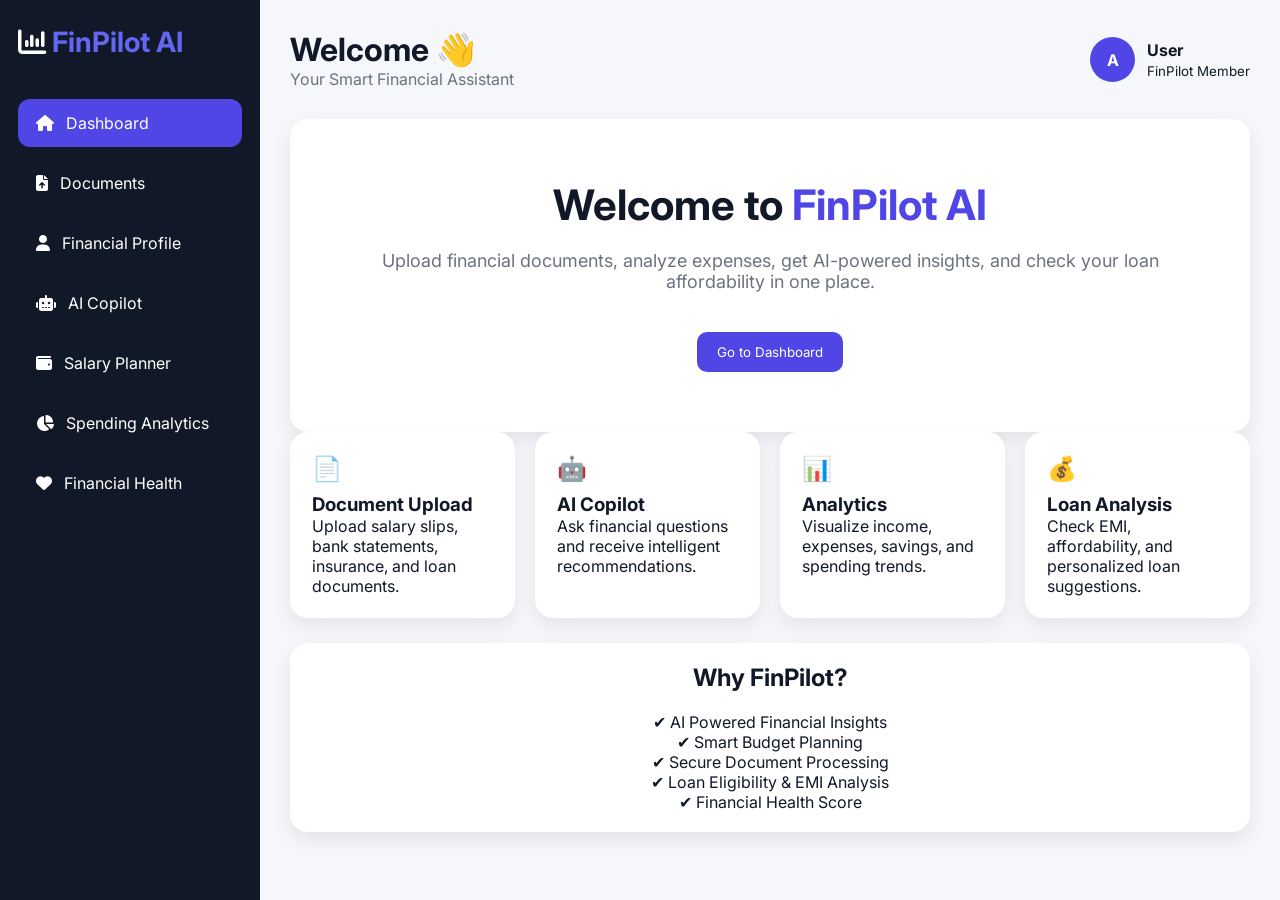
<file: index.html>
<!DOCTYPE html>
<html lang="en">
<head>
    <meta charset="UTF-8">
    <meta name="viewport" content="width=device-width, initial-scale=1.0">
    <title>FinPilot AI</title>

    <link rel="stylesheet" href="style.css">

    <!-- Font Awesome Icons -->
    <link rel="stylesheet"
    href="https://cdnjs.cloudflare.com/ajax/libs/font-awesome/6.5.1/css/all.min.css">
</head>

<body>

<div class="container">

    <!-- Sidebar -->
    <aside class="sidebar">

        <div class="logo">
            <i class="fa-solid fa-chart-column"></i>
            <span>FinPilot AI</span>
        </div>

        <ul class="menu">

            <li>
                <a href="pages/dashboard.html" class="active">
                    <i class="fa-solid fa-house"></i>
                    <span>Dashboard</span>
                </a>
            </li>

            <li>
                <a href="pages/upload.html">
                    <i class="fa-solid fa-file-arrow-up"></i>
                    <span>Documents</span>
                </a>
            </li>

            <li>
                <a href="pages/profile.html">
                    <i class="fa-solid fa-user"></i>
                    <span>Financial Profile</span>
                </a>
            </li>

            <li>
                <a href="pages/copilot.html">
                    <i class="fa-solid fa-robot"></i>
                    <span>AI Copilot</span>
                </a>
            </li>

            <li>
                <a href="pages/processing.html">
                    <i class="fa-solid fa-wallet"></i>
                    <span>Salary Planner</span>
                </a>
            </li>

            <li>
                <a href="pages/analytics.html">
                    <i class="fa-solid fa-chart-pie"></i>
                    <span>Spending Analytics</span>
                </a>
            </li>

            <li>
                <a href="pages/result.html">
                    <i class="fa-solid fa-heart"></i>
                    <span>Financial Health</span>
                </a>
            </li>

        </ul>

    </aside>

    <!-- Main Content -->
    <main class="main">

        <!-- Header -->
        <div class="header">

            <div>
                <h1>Welcome 👋</h1>
                <p>Your Smart Financial Assistant</p>
            </div>

            <div class="profile">
                <div class="avatar">A</div>
                <div>
                    <strong>User</strong><br>
                    <small>FinPilot Member</small>
                </div>
            </div>

        </div>

        <!-- Hero Section -->
        <div class="section" style="text-align:center;padding:60px;">

            <h1 style="font-size:42px;margin-bottom:20px;">
                Welcome to <span style="color:#4F46E5;">FinPilot AI</span>
            </h1>

            <p style="font-size:18px;color:#6b7280;margin-bottom:40px;">
                Upload financial documents, analyze expenses, get AI-powered insights,
                and check your loan affordability in one place.
            </p>

            <a href="pages/dashboard.html">
                <button class="btn">
                    Go to Dashboard
                </button>
            </a>

        </div>

        <!-- Features -->
        <div class="cards">

            <div class="card">
                <h2>📄</h2>
                <h3>Document Upload</h3>
                <p>Upload salary slips, bank statements, insurance, and loan documents.</p>
            </div>

            <div class="card">
                <h2>🤖</h2>
                <h3>AI Copilot</h3>
                <p>Ask financial questions and receive intelligent recommendations.</p>
            </div>

            <div class="card">
                <h2>📊</h2>
                <h3>Analytics</h3>
                <p>Visualize income, expenses, savings, and spending trends.</p>
            </div>

            <div class="card">
                <h2>💰</h2>
                <h3>Loan Analysis</h3>
                <p>Check EMI, affordability, and personalized loan suggestions.</p>
            </div>

        </div>

        <!-- Footer -->
        <div class="section" style="text-align:center;">

            <h2>Why FinPilot?</h2>

            <br>

            <p>
                ✔ AI Powered Financial Insights
            </p>

            <p>
                ✔ Smart Budget Planning
            </p>

            <p>
                ✔ Secure Document Processing
            </p>

            <p>
                ✔ Loan Eligibility & EMI Analysis
            </p>

            <p>
                ✔ Financial Health Score
            </p>

        </div>

    </main>

</div>

<script src="script.js"></script>

</body>
</html>
</file>
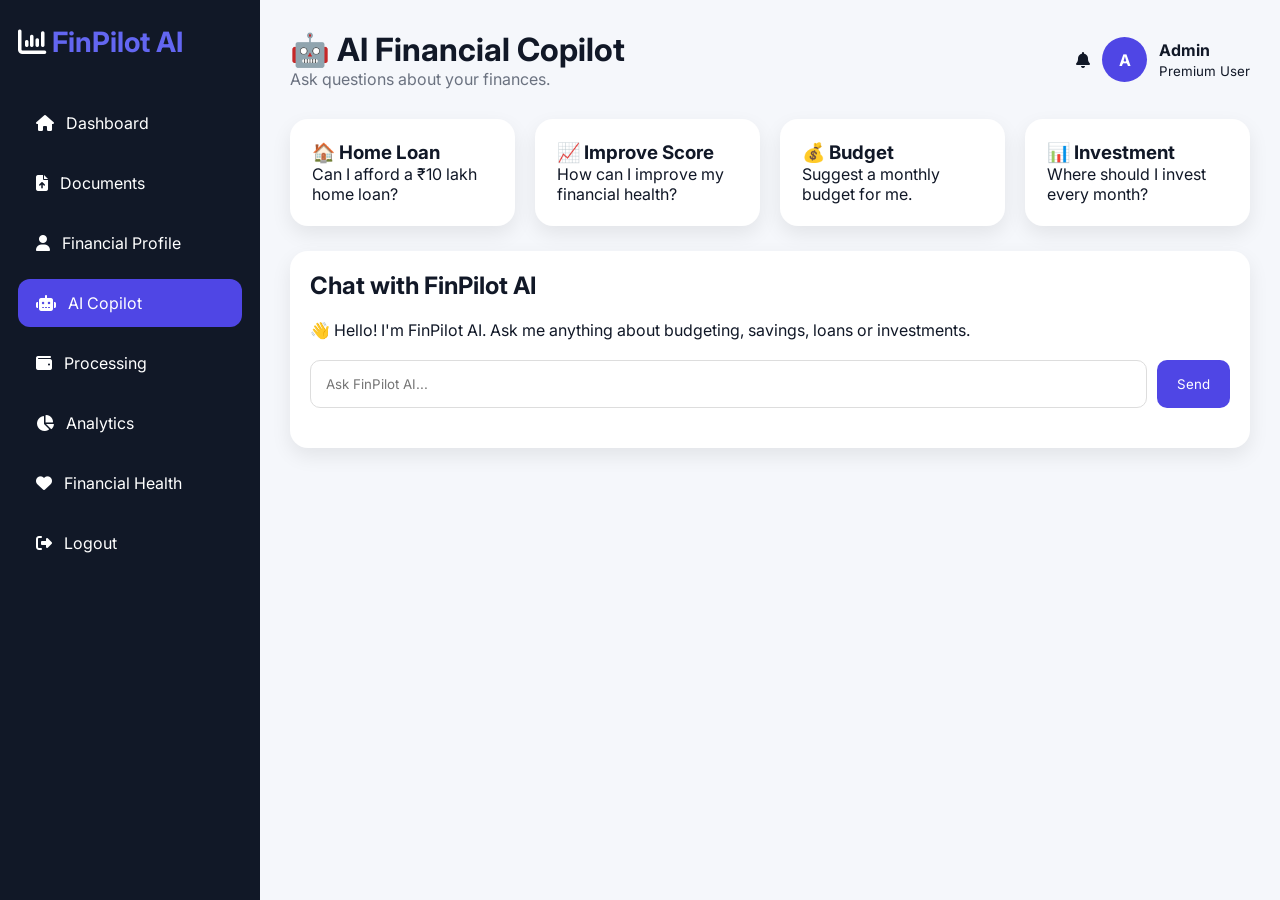
<file: pages/copilot.html>
<!DOCTYPE html>
<html lang="en">
<head>
    <meta charset="UTF-8">
    <meta name="viewport" content="width=device-width, initial-scale=1.0">
    <title>AI Copilot</title>

    <link rel="stylesheet" href="../style.css">

    <link rel="stylesheet"
    href="https://cdnjs.cloudflare.com/ajax/libs/font-awesome/6.5.1/css/all.min.css">
</head>

<body>

<div class="container">

    <!-- Sidebar -->

    <aside class="sidebar">

        <div class="logo">
            <i class="fa-solid fa-chart-column"></i>
            <span>FinPilot AI</span>
        </div>

        <ul class="menu">

            <li><a href="dashboard.html"><i class="fa-solid fa-house"></i> Dashboard</a></li>

            <li><a href="upload.html"><i class="fa-solid fa-file-arrow-up"></i> Documents</a></li>

            <li><a href="profile.html"><i class="fa-solid fa-user"></i> Financial Profile</a></li>

            <li><a href="copilot.html" class="active"><i class="fa-solid fa-robot"></i> AI Copilot</a></li>

            <li><a href="processing.html"><i class="fa-solid fa-wallet"></i> Processing</a></li>

            <li><a href="analytics.html"><i class="fa-solid fa-chart-pie"></i> Analytics</a></li>

            <li><a href="result.html"><i class="fa-solid fa-heart"></i> Financial Health</a></li>

            <li><a href="../index.html"><i class="fa-solid fa-right-from-bracket"></i> Logout</a></li>

        </ul>

    </aside>

    <!-- Main -->

    <main class="main">

        <div class="header">

            <div>
                <h1>🤖 AI Financial Copilot</h1>
                <p>Ask questions about your finances.</p>
            </div>

            <div class="profile">

                <i class="fa-solid fa-bell notification-bell"></i>

                <div class="avatar">A</div>

                <div>
                    <strong>Admin</strong><br>
                    <small>Premium User</small>
                </div>

            </div>

        </div>

        <!-- Suggestion Cards -->

        <div class="cards">

            <div class="card">
                <h3>🏠 Home Loan</h3>
                <p>Can I afford a ₹10 lakh home loan?</p>
            </div>

            <div class="card">
                <h3>📈 Improve Score</h3>
                <p>How can I improve my financial health?</p>
            </div>

            <div class="card">
                <h3>💰 Budget</h3>
                <p>Suggest a monthly budget for me.</p>
            </div>

            <div class="card">
                <h3>📊 Investment</h3>
                <p>Where should I invest every month?</p>
            </div>

        </div>

        <!-- Chat -->

        <div class="section">

            <h2>Chat with FinPilot AI</h2>

            <br>

            <div class="chat-box">

                <div class="ai-message">
                    👋 Hello! I'm FinPilot AI. Ask me anything about budgeting, savings, loans or investments.
                </div>

                <br>

                <div style="display:flex;gap:10px;">

                    <input
                    type="text"
                    id="userInput"
                    placeholder="Ask FinPilot AI..."
                    style="flex:1;padding:15px;border-radius:10px;border:1px solid #ddd;">

                    <button class="btn" onclick="sendMessage()">
                        Send
                    </button>

                </div>

                <br>

                <div id="reply" class="ai-message" style="display:none;"></div>

            </div>

        </div>

    </main>

</div>

<script>

function sendMessage(){

let input=document.getElementById("userInput").value;

let reply=document.getElementById("reply");

if(input.trim()==""){

alert("Please enter a question.");

return;

}

reply.style.display="block";

reply.innerHTML=
"🤖 <b>FinPilot AI</b><br><br>" +

"You asked:<br><b>"+input+"</b><br><br>" +

"Suggestion:<br>" +

"• Save at least 30% of your salary.<br>" +

"• Build an emergency fund.<br>" +

"• Invest monthly through SIPs.<br>" +

"• Keep your credit score above 750.";

document.getElementById("userInput").value="";

}

</script>

</body>
</html>
</file>
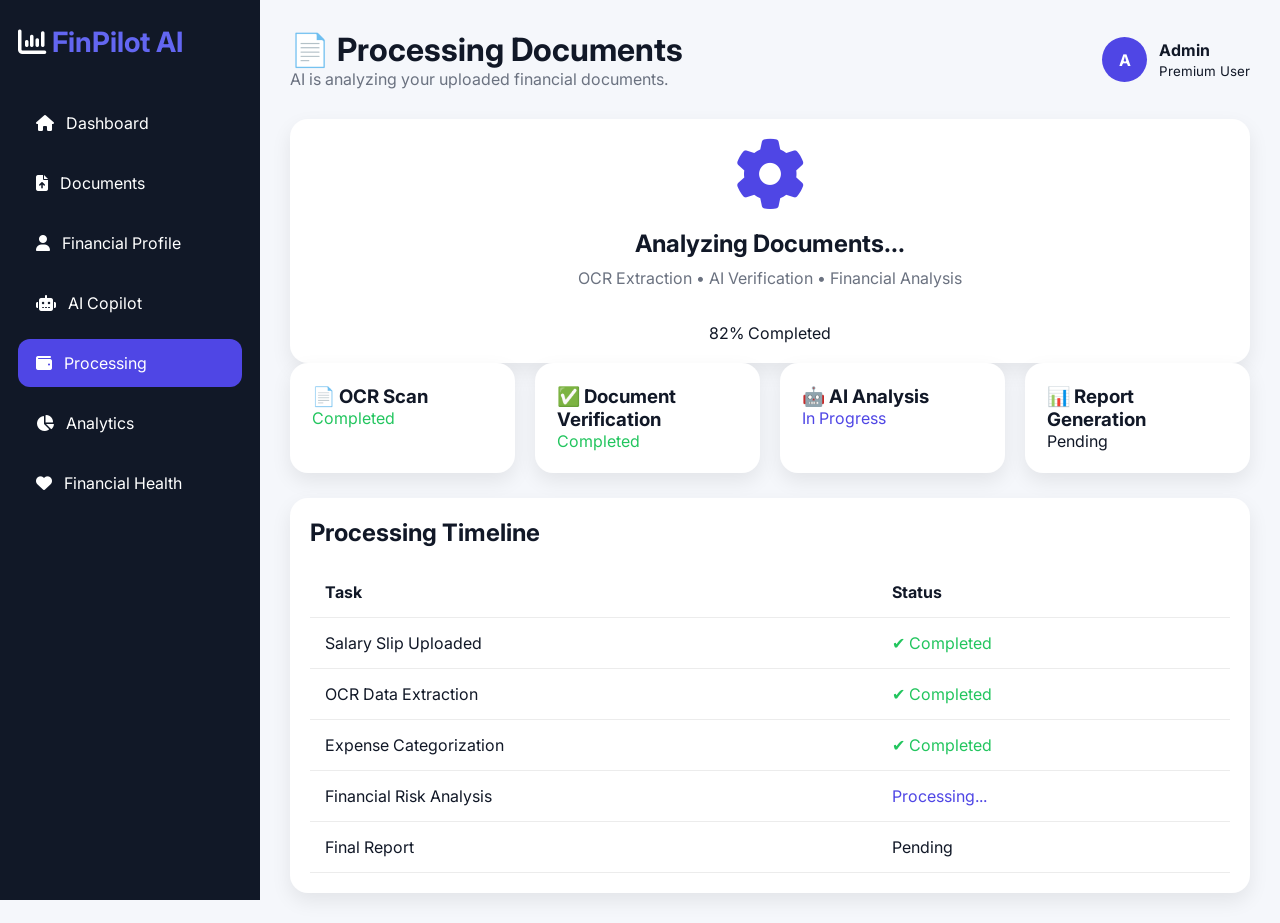
<file: pages/processing.html>
<!DOCTYPE html>
<html lang="en">

<head>

<meta charset="UTF-8">
<meta name="viewport" content="width=device-width, initial-scale=1.0">

<title>Document Processing</title>

<link rel="stylesheet" href="../style.css">

<link rel="stylesheet"
href="https://cdnjs.cloudflare.com/ajax/libs/font-awesome/6.5.1/css/all.min.css">

</head>

<body>

<div class="container">

<!-- Sidebar -->

<aside class="sidebar">

<div class="logo">
<i class="fa-solid fa-chart-column"></i>
<span>FinPilot AI</span>
</div>

<ul class="menu">

<li><a href="dashboard.html"><i class="fa-solid fa-house"></i><span>Dashboard</span></a></li>

<li><a href="upload.html"><i class="fa-solid fa-file-arrow-up"></i><span>Documents</span></a></li>

<li><a href="profile.html"><i class="fa-solid fa-user"></i><span>Financial Profile</span></a></li>

<li><a href="copilot.html"><i class="fa-solid fa-robot"></i><span>AI Copilot</span></a></li>

<li><a href="processing.html" class="active"><i class="fa-solid fa-wallet"></i><span>Processing</span></a></li>

<li><a href="analytics.html"><i class="fa-solid fa-chart-pie"></i><span>Analytics</span></a></li>

<li><a href="result.html"><i class="fa-solid fa-heart"></i><span>Financial Health</span></a></li>

</ul>

</aside>

<!-- Main -->

<main class="main">

<div class="header">

<div>

<h1>📄 Processing Documents</h1>

<p>AI is analyzing your uploaded financial documents.</p>

</div>

<div class="profile">

<div class="avatar">A</div>

<div>

<strong>Admin</strong><br>

<small>Premium User</small>

</div>

</div>

</div>

<!-- Processing Card -->

<div class="section" style="text-align:center;">

<i class="fa-solid fa-gear fa-spin"
style="font-size:70px;color:#4F46E5;"></i>

<h2 style="margin-top:20px;">
Analyzing Documents...
</h2>

<p style="margin-top:10px;color:#6b7280;">
OCR Extraction • AI Verification • Financial Analysis
</p>

<br>

<div class="progress-bar">

<div class="progress-fill" id="progressFill"></div>

</div>

<p id="progressText" style="margin-top:15px;">
70% Completed
</p>

</div>

<!-- Processing Steps -->

<div class="cards">

<div class="card">

<h3>📄 OCR Scan</h3>

<p class="green">Completed</p>

</div>

<div class="card">

<h3>✅ Document Verification</h3>

<p class="green">Completed</p>

</div>

<div class="card">

<h3>🤖 AI Analysis</h3>

<p class="blue">In Progress</p>

</div>

<div class="card">

<h3>📊 Report Generation</h3>

<p>Pending</p>

</div>

</div>

<!-- Timeline -->

<div class="section">

<h2>Processing Timeline</h2>

<br>

<table>

<tr>
<th>Task</th>
<th>Status</th>
</tr>

<tr>
<td>Salary Slip Uploaded</td>
<td class="green">✔ Completed</td>
</tr>

<tr>
<td>OCR Data Extraction</td>
<td class="green">✔ Completed</td>
</tr>

<tr>
<td>Expense Categorization</td>
<td class="green">✔ Completed</td>
</tr>

<tr>
<td>Financial Risk Analysis</td>
<td class="blue">Processing...</td>
</tr>

<tr>
<td>Final Report</td>
<td>Pending</td>
</tr>

</table>

</div>

</main>

</div>

<script>

let progress = 70;

let fill = document.getElementById("progressFill");

let text = document.getElementById("progressText");

setInterval(function(){

if(progress < 100){

progress++;

fill.style.width = progress + "%";

text.innerHTML = progress + "% Completed";

}

},120);

</script>

</body>

</html>
</file>
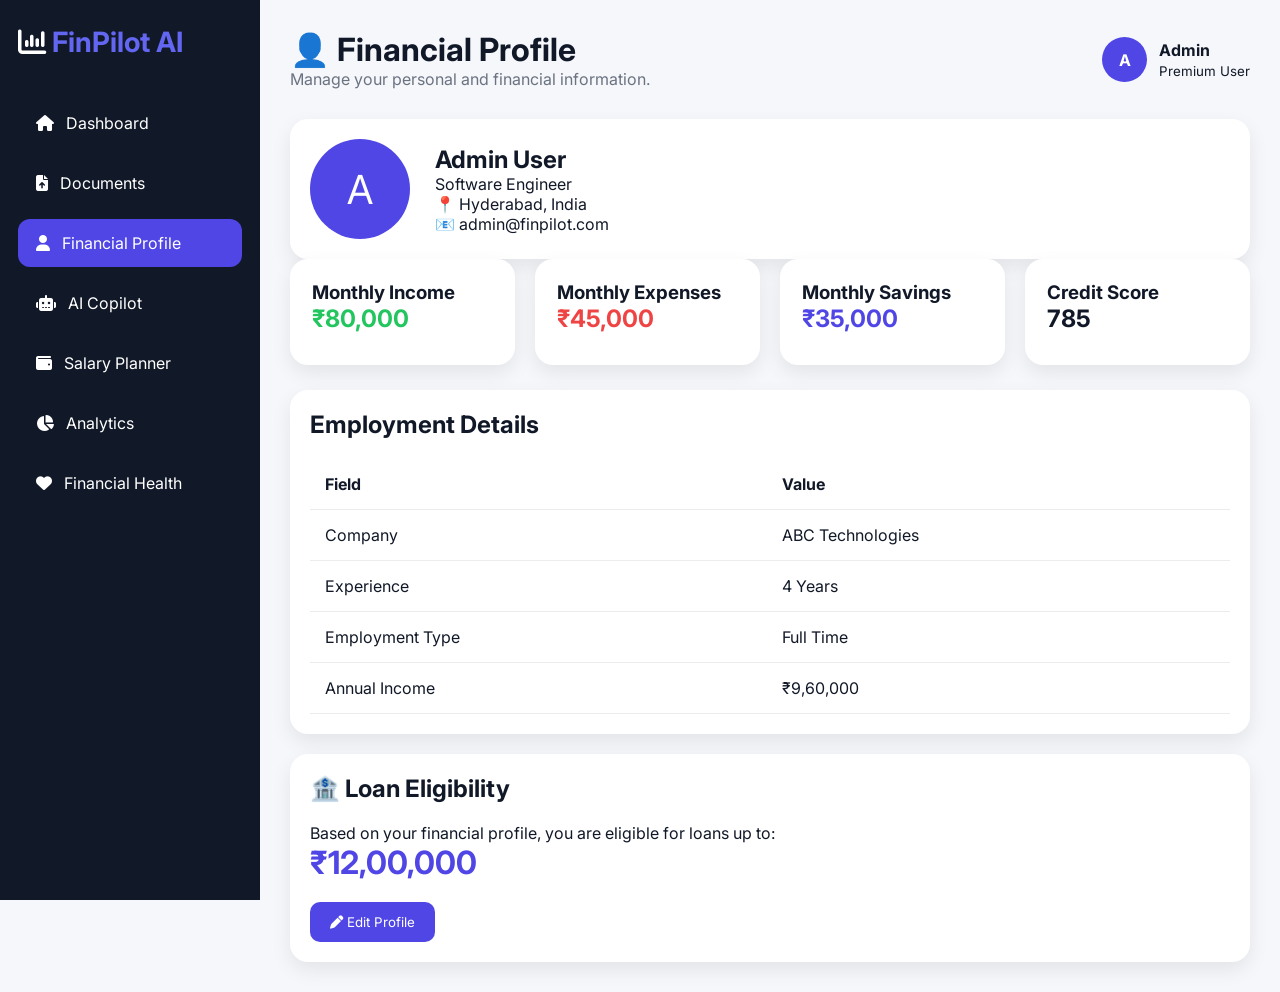
<file: pages/profile.html>
<!DOCTYPE html>
<html lang="en">

<head>

<meta charset="UTF-8">
<meta name="viewport" content="width=device-width, initial-scale=1.0">

<title>Financial Profile</title>

<link rel="stylesheet" href="../style.css">

<link rel="stylesheet"
href="https://cdnjs.cloudflare.com/ajax/libs/font-awesome/6.5.1/css/all.min.css">

</head>

<body>

<div class="container">

<!-- Sidebar -->

<aside class="sidebar">

<div class="logo">
<i class="fa-solid fa-chart-column"></i>
<span>FinPilot AI</span>
</div>

<ul class="menu">

<li><a href="dashboard.html"><i class="fa-solid fa-house"></i><span>Dashboard</span></a></li>

<li><a href="upload.html"><i class="fa-solid fa-file-arrow-up"></i><span>Documents</span></a></li>

<li><a href="profile.html" class="active"><i class="fa-solid fa-user"></i><span>Financial Profile</span></a></li>

<li><a href="copilot.html"><i class="fa-solid fa-robot"></i><span>AI Copilot</span></a></li>

<li><a href="processing.html"><i class="fa-solid fa-wallet"></i><span>Salary Planner</span></a></li>

<li><a href="analytics.html"><i class="fa-solid fa-chart-pie"></i><span>Analytics</span></a></li>

<li><a href="result.html"><i class="fa-solid fa-heart"></i><span>Financial Health</span></a></li>

</ul>

</aside>

<!-- Main -->

<main class="main">

<div class="header">

<div>

<h1>👤 Financial Profile</h1>

<p>Manage your personal and financial information.</p>

</div>

<div class="profile">

<div class="avatar">A</div>

<div>

<strong>Admin</strong><br>

<small>Premium User</small>

</div>

</div>

</div>

<!-- Profile Card -->

<div class="section">

<div style="display:flex;align-items:center;gap:25px;">

<div style="width:100px;height:100px;background:#4F46E5;border-radius:50%;display:flex;justify-content:center;align-items:center;color:white;font-size:40px;">
A
</div>

<div>

<h2>Admin User</h2>

<p>Software Engineer</p>

<p>📍 Hyderabad, India</p>

<p>📧 admin@finpilot.com</p>

</div>

</div>

</div>

<!-- Financial Information -->

<div class="cards">

<div class="card">

<h3>Monthly Income</h3>

<h2 class="green">₹80,000</h2>

</div>

<div class="card">

<h3>Monthly Expenses</h3>

<h2 class="red">₹45,000</h2>

</div>

<div class="card">

<h3>Monthly Savings</h3>

<h2 class="blue">₹35,000</h2>

</div>

<div class="card">

<h3>Credit Score</h3>

<h2>785</h2>

</div>

</div>

<!-- Employment Details -->

<div class="section">

<h2>Employment Details</h2>

<br>

<table>

<tr>

<th>Field</th>

<th>Value</th>

</tr>

<tr>

<td>Company</td>

<td>ABC Technologies</td>

</tr>

<tr>

<td>Experience</td>

<td>4 Years</td>

</tr>

<tr>

<td>Employment Type</td>

<td>Full Time</td>

</tr>

<tr>

<td>Annual Income</td>

<td>₹9,60,000</td>

</tr>

</table>

</div>

<!-- Loan Eligibility -->

<div class="section">

<h2>🏦 Loan Eligibility</h2>

<br>

<p>Based on your financial profile, you are eligible for loans up to:</p>

<h1 style="color:#4F46E5;">₹12,00,000</h1>

<br>

<button class="btn">

<i class="fa-solid fa-pen"></i>

Edit Profile

</button>

</div>

</main>

</div>

</body>

</html>
</file>
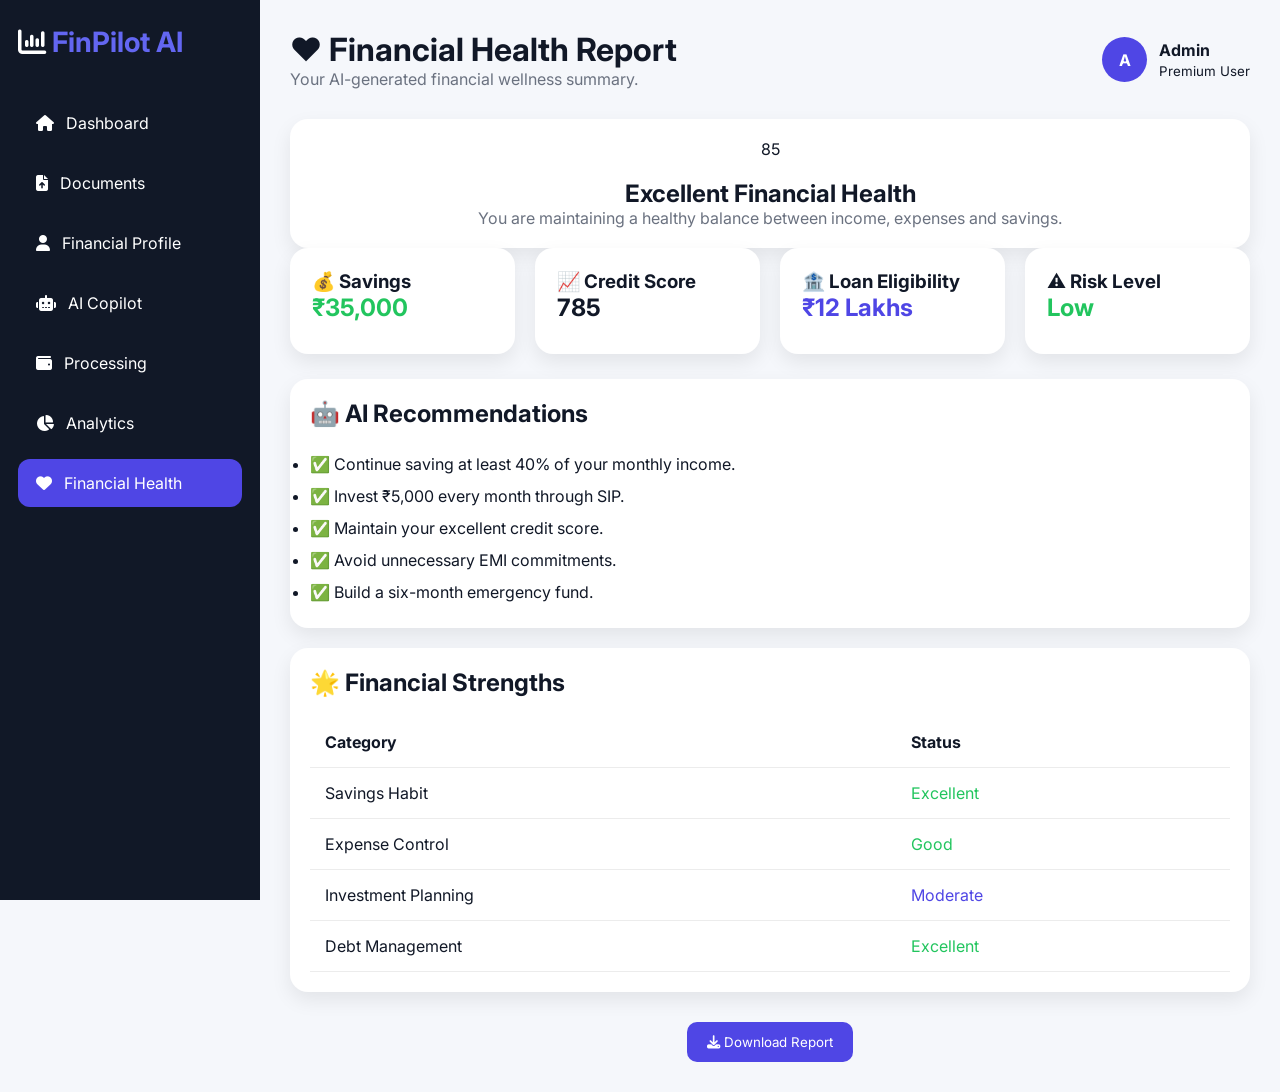
<file: pages/result.html>
<!DOCTYPE html>
<html lang="en">
<head>

<meta charset="UTF-8">
<meta name="viewport" content="width=device-width, initial-scale=1.0">

<title>Financial Health</title>

<link rel="stylesheet" href="../style.css">

<link rel="stylesheet"
href="https://cdnjs.cloudflare.com/ajax/libs/font-awesome/6.5.1/css/all.min.css">

</head>

<body>

<div class="container">

<!-- Sidebar -->

<aside class="sidebar">

<div class="logo">
<i class="fa-solid fa-chart-column"></i>
<span>FinPilot AI</span>
</div>

<ul class="menu">

<li><a href="dashboard.html"><i class="fa-solid fa-house"></i><span>Dashboard</span></a></li>

<li><a href="upload.html"><i class="fa-solid fa-file-arrow-up"></i><span>Documents</span></a></li>

<li><a href="profile.html"><i class="fa-solid fa-user"></i><span>Financial Profile</span></a></li>

<li><a href="copilot.html"><i class="fa-solid fa-robot"></i><span>AI Copilot</span></a></li>

<li><a href="processing.html"><i class="fa-solid fa-wallet"></i><span>Processing</span></a></li>

<li><a href="analytics.html"><i class="fa-solid fa-chart-pie"></i><span>Analytics</span></a></li>

<li><a href="result.html" class="active"><i class="fa-solid fa-heart"></i><span>Financial Health</span></a></li>

</ul>

</aside>

<!-- Main -->

<main class="main">

<div class="header">

<div>

<h1>❤️ Financial Health Report</h1>

<p>Your AI-generated financial wellness summary.</p>

</div>

<div class="profile">

<div class="avatar">A</div>

<div>

<strong>Admin</strong><br>

<small>Premium User</small>

</div>

</div>

</div>

<!-- Health Score -->

<div class="section" style="text-align:center;">

<div class="score-circle">

85

</div>

<h2 style="margin-top:20px;">Excellent Financial Health</h2>

<p style="color:#6b7280;">
You are maintaining a healthy balance between income, expenses and savings.
</p>

</div>

<!-- Summary Cards -->

<div class="cards">

<div class="card">

<h3>💰 Savings</h3>

<h2 class="green">₹35,000</h2>

</div>

<div class="card">

<h3>📈 Credit Score</h3>

<h2>785</h2>

</div>

<div class="card">

<h3>🏦 Loan Eligibility</h3>

<h2 class="blue">₹12 Lakhs</h2>

</div>

<div class="card">

<h3>⚠ Risk Level</h3>

<h2 class="green">Low</h2>

</div>

</div>

<!-- AI Recommendations -->

<div class="section">

<h2>🤖 AI Recommendations</h2>

<br>

<ul style="line-height:2;">

<li>✅ Continue saving at least 40% of your monthly income.</li>

<li>✅ Invest ₹5,000 every month through SIP.</li>

<li>✅ Maintain your excellent credit score.</li>

<li>✅ Avoid unnecessary EMI commitments.</li>

<li>✅ Build a six-month emergency fund.</li>

</ul>

</div>

<!-- Strengths -->

<div class="section">

<h2>🌟 Financial Strengths</h2>

<br>

<table>

<tr>

<th>Category</th>

<th>Status</th>

</tr>

<tr>

<td>Savings Habit</td>

<td class="green">Excellent</td>

</tr>

<tr>

<td>Expense Control</td>

<td class="green">Good</td>

</tr>

<tr>

<td>Investment Planning</td>

<td class="blue">Moderate</td>

</tr>

<tr>

<td>Debt Management</td>

<td class="green">Excellent</td>

</tr>

</table>

</div>

<div style="text-align:center;margin-top:30px;">

<button class="btn">

<i class="fa-solid fa-download"></i>

Download Report

</button>

</div>

</main>

</div>

</body>

</html>
</file>
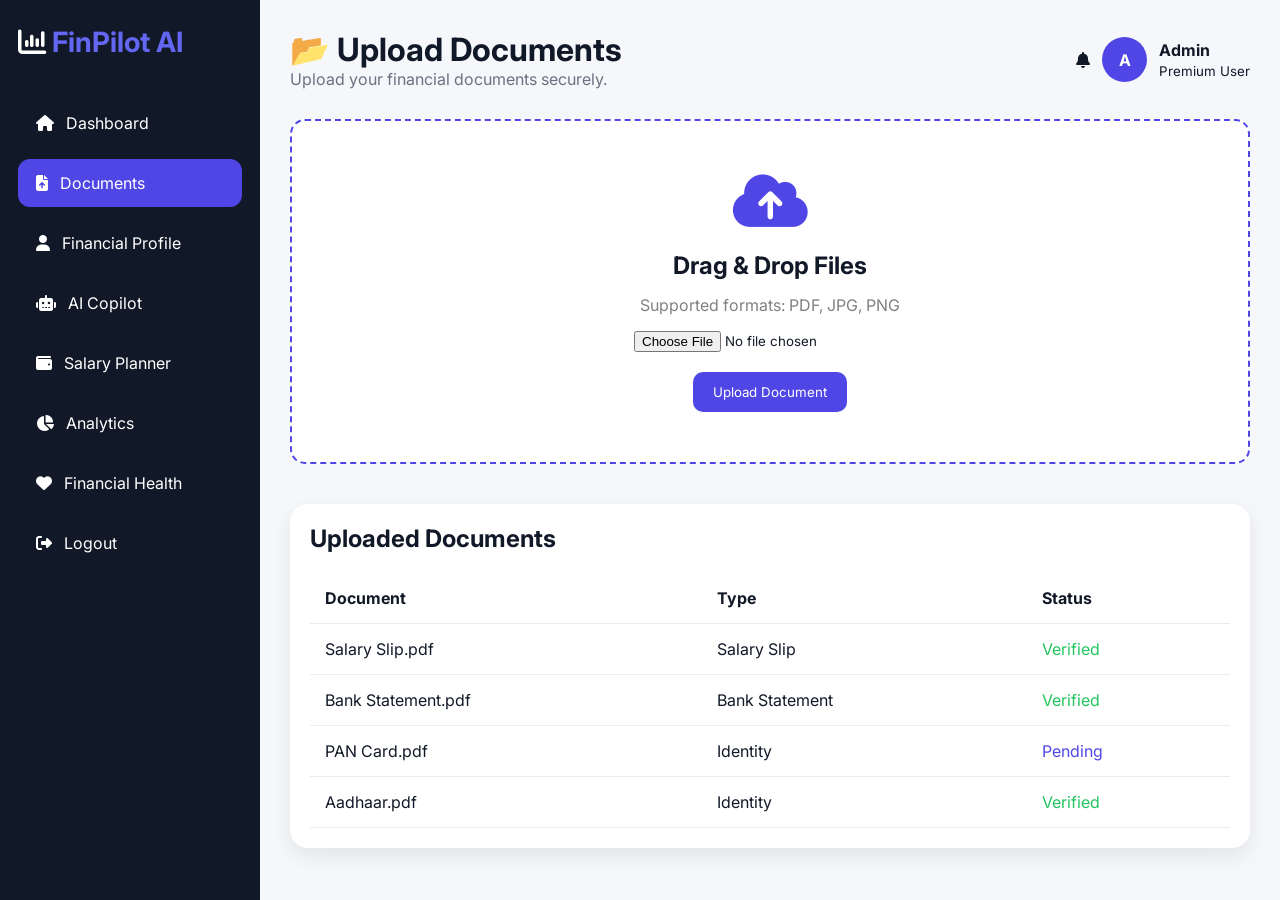
<file: pages/upload.html>
<!DOCTYPE html>
<html lang="en">
<head>
    <meta charset="UTF-8">
    <meta name="viewport" content="width=device-width, initial-scale=1.0">
    <title>Upload Documents</title>

    <link rel="stylesheet" href="../style.css">

    <link rel="stylesheet"
    href="https://cdnjs.cloudflare.com/ajax/libs/font-awesome/6.5.1/css/all.min.css">
</head>

<body>

<div class="container">

    <!-- Sidebar -->
    <aside class="sidebar">

        <div class="logo">
            <i class="fa-solid fa-chart-column"></i>
            <span>FinPilot AI</span>
        </div>

        <ul class="menu">

            <li><a href="dashboard.html"><i class="fa-solid fa-house"></i> Dashboard</a></li>

            <li><a href="upload.html" class="active"><i class="fa-solid fa-file-arrow-up"></i> Documents</a></li>

            <li><a href="profile.html"><i class="fa-solid fa-user"></i> Financial Profile</a></li>

            <li><a href="copilot.html"><i class="fa-solid fa-robot"></i> AI Copilot</a></li>

            <li><a href="processing.html"><i class="fa-solid fa-wallet"></i> Salary Planner</a></li>

            <li><a href="analytics.html"><i class="fa-solid fa-chart-pie"></i> Analytics</a></li>

            <li><a href="result.html"><i class="fa-solid fa-heart"></i> Financial Health</a></li>

            <li><a href="../index.html"><i class="fa-solid fa-right-from-bracket"></i> Logout</a></li>

        </ul>

    </aside>

    <!-- Main Content -->
    <main class="main">

        <div class="header">

            <div>

                <h1>📂 Upload Documents</h1>

                <p>Upload your financial documents securely.</p>

            </div>

            <div class="profile">

                <i class="fa-solid fa-bell notification-bell"></i>

                <div class="avatar">A</div>

                <div>

                    <strong>Admin</strong><br>

                    <small>Premium User</small>

                </div>

            </div>

        </div>

        <!-- Upload Box -->

        <div class="upload-box">

            <i class="fa-solid fa-cloud-arrow-up" style="font-size:60px;color:#4F46E5;"></i>

            <h2 style="margin-top:20px;">Drag & Drop Files</h2>

            <p style="margin:15px 0;color:gray;">
                Supported formats: PDF, JPG, PNG
            </p>

            <input type="file">

            <br><br>

            <button class="btn">
                Upload Document
            </button>

        </div>

        <br>

        <!-- Uploaded Documents -->

        <div class="section">

            <h2>Uploaded Documents</h2>

            <br>

            <table>

                <tr>

                    <th>Document</th>

                    <th>Type</th>

                    <th>Status</th>

                </tr>

                <tr>

                    <td>Salary Slip.pdf</td>

                    <td>Salary Slip</td>

                    <td class="green">Verified</td>

                </tr>

                <tr>

                    <td>Bank Statement.pdf</td>

                    <td>Bank Statement</td>

                    <td class="green">Verified</td>

                </tr>

                <tr>

                    <td>PAN Card.pdf</td>

                    <td>Identity</td>

                    <td class="blue">Pending</td>

                </tr>

                <tr>

                    <td>Aadhaar.pdf</td>

                    <td>Identity</td>

                    <td class="green">Verified</td>

                </tr>

            </table>

        </div>

    </main>

</div>

</body>
</html>
</file>
<file: style.css>
/* Google Font */
@import url('https://fonts.googleapis.com/css2?family=Inter:wght@300;400;500;600;700&display=swap');

*{
    margin:0;
    padding:0;
    box-sizing:border-box;
    font-family:'Inter',sans-serif;
}

body{
    background:#f5f7fb;
    color:#111827;
}

/* Layout */
.container{
    display:flex;
    min-height:100vh;
}

/* Sidebar */
.sidebar{
    width:260px;
    background:#111827;
    color:white;
    padding:25px 18px;
    position:fixed;
    left:0;
    top:0;
    bottom:0;
}

.logo{
    font-size:28px;
    font-weight:700;
    margin-bottom:40px;
}

.logo span{
    color:#6366F1;
}

.menu{
    list-style:none;
}

.menu li{
    margin:12px 0;
}

.menu a{
    display:flex;
    align-items:center;
    gap:12px;
    color:white;
    text-decoration:none;
    padding:14px 18px;
    border-radius:12px;
    transition:.3s;
}

.menu a:hover,
.menu .active{
    background:#4F46E5;
}

/* Main */
.main{
    margin-left:260px;
    width:calc(100% - 260px);
    padding:30px;
}

/* Header */
.header{
    display:flex;
    justify-content:space-between;
    align-items:center;
    margin-bottom:30px;
}

.header h1{
    font-size:32px;
}

.header p{
    color:#6b7280;
}

.profile{
    display:flex;
    align-items:center;
    gap:12px;
}

.avatar{
    width:45px;
    height:45px;
    border-radius:50%;
    background:#4F46E5;
    color:white;
    display:flex;
    justify-content:center;
    align-items:center;
    font-weight:bold;
}

/* Cards */
.cards{
    display:grid;
    grid-template-columns:repeat(4,1fr);
    gap:20px;
    margin-bottom:25px;
}

.card{
    background:white;
    padding:22px;
    border-radius:18px;
    box-shadow:0 8px 20px rgba(0,0,0,.08);
}

.card h4{
    color:#6b7280;
    margin-bottom:10px;
}

.card h2{
    margin-bottom:10px;
}

.green{
    color:#22C55E;
}

.red{
    color:#EF4444;
}

.blue{
    color:#4F46E5;
}

/* Sections */
.section{
    background:white;
    border-radius:18px;
    padding:20px;
    box-shadow:0 8px 20px rgba(0,0,0,.08);
    margin-top:20px;
}

/* Buttons */
.btn{
    background:#4F46E5;
    color:white;
    border:none;
    padding:12px 20px;
    border-radius:10px;
    cursor:pointer;
    transition:.3s;
}

.btn:hover{
    background:#3730A3;
}

/* Tables */
table{
    width:100%;
    border-collapse:collapse;
}

th,td{
    padding:15px;
    text-align:left;
}

tr{
    border-bottom:1px solid #ececec;
}

/* Upload Box */
.upload-box{
    border:2px dashed #4F46E5;
    border-radius:15px;
    padding:50px;
    text-align:center;
    background:white;
}

/* Responsive */
@media(max-width:1000px){

.cards{
grid-template-columns:repeat(2,1fr);
}

.sidebar{
width:80px;
}

.main{
margin-left:80px;
width:calc(100% - 80px);
}

.logo{
font-size:18px;
}

.menu a{
justify-content:center;
}

.menu a span{
display:none;
}

}

@media(max-width:700px){

.cards{
grid-template-columns:1fr;
}

.main{
padding:15px;
}

.header{
flex-direction:column;
align-items:flex-start;
gap:15px;
}

input[type=file]{

padding:15px;

background:white;

border-radius:10px;

margin-top:20px;

}

.upload-box{

transition:.3s;

}

.upload-box:hover{

transform:scale(1.02);

}

/* Chat Box */

.chat-box{

background:#f9fafb;

padding:25px;

border-radius:15px;

}

.ai-message{

background:#EEF2FF;

padding:18px;

border-radius:15px;

margin-bottom:10px;

line-height:1.8;

}

.user-message{

background:#DCFCE7;

padding:18px;

border-radius:15px;

margin-left:120px;

line-height:1.8;

}

.chat-box button{

margin:5px;

}

#userInput{

outline:none;

}

.section{
margin-bottom:20px;
}

.section p{
line-height:1.7;
}

canvas{
max-width:100%;
}

.progress-bar{
width:100%;
height:18px;
background:#e5e7eb;
border-radius:10px;
overflow:hidden;
}

.progress-fill{
height:100%;
background:#4F46E5;
width:70%;
}

.section{

margin-bottom:20px;

}

.section table{

margin-top:15px;

}

.section table td{

padding:15px;

}

.section table th{

background:#f3f4f6;

}

.section table tr:hover{

background:#f9fafb;

}

.progress-bar{

width:100%;

height:20px;

background:#e5e7eb;

border-radius:15px;

overflow:hidden;

margin-top:20px;

}

.progress-fill{

height:100%;

width:70%;

background:#4F46E5;

transition:0.3s;

}

.fa-spin{

animation:fa-spin 2s linear infinite;

}

.score-circle{

width:180px;

height:180px;

border-radius:50%;

margin:auto;

display:flex;

justify-content:center;

align-items:center;

font-size:50px;

font-weight:bold;

background:linear-gradient(135deg,#4F46E5,#22C55E);

color:white;

box-shadow:0 15px 35px rgba(0,0,0,.2);

}

.header{
display:flex;
justify-content:space-between;
align-items:center;
margin-bottom:30px;
background:white;
padding:20px;
border-radius:15px;
box-shadow:0 8px 20px rgba(0,0,0,.08);
}

.card{
background:white;
padding:22px;
border-radius:18px;
box-shadow:0 8px 20px rgba(0,0,0,.08);
transition:.35s;
cursor:pointer;
}

.card:hover{
transform:translateY(-8px);
box-shadow:0 20px 35px rgba(79,70,229,.25);
}

.btn{

background:linear-gradient(135deg,#4F46E5,#6366F1);

padding:13px 25px;

border:none;

color:white;

border-radius:10px;

font-weight:600;

transition:.3s;

cursor:pointer;

}

.btn:hover{

transform:scale(1.05);

}

.sidebar{

width:260px;

background:#111827;

color:white;

padding:25px 18px;

position:fixed;

left:0;

top:0;

bottom:0;

box-shadow:8px 0 25px rgba(0,0,0,.2);

}

.menu a.active{

background:linear-gradient(135deg,#4F46E5,#6366F1);

font-weight:bold;

}

::-webkit-scrollbar{

width:8px;

}

::-webkit-scrollbar-thumb{

background:#6366F1;

border-radius:20px;

}

::-webkit-scrollbar-track{

background:#f5f5f5;

}

.section{

animation:fadeIn .8s;

}

@keyframes fadeIn{

from{

opacity:0;

transform:translateY(20px);

}

to{

opacity:1;

transform:translateY(0);

}

}

table{

background:white;

border-radius:15px;

overflow:hidden;

}

table tr:hover{

background:#EEF2FF;

transition:.3s;

}

.avatar{

width:48px;

height:48px;

border-radius:50%;

background:linear-gradient(135deg,#4F46E5,#22C55E);

display:flex;

justify-content:center;

align-items:center;

color:white;

font-weight:bold;

box-shadow:0 5px 15px rgba(79,70,229,.4);

}

.avatar{
    width:48px;
    height:48px;
    border-radius:50%;
    background:linear-gradient(135deg,#4F46E5,#22C55E);
    display:flex;
    justify-content:center;
    align-items:center;
    color:white;
    font-weight:bold;
    box-shadow:0 5px 15px rgba(79,70,229,.4);
}

}
</file>
